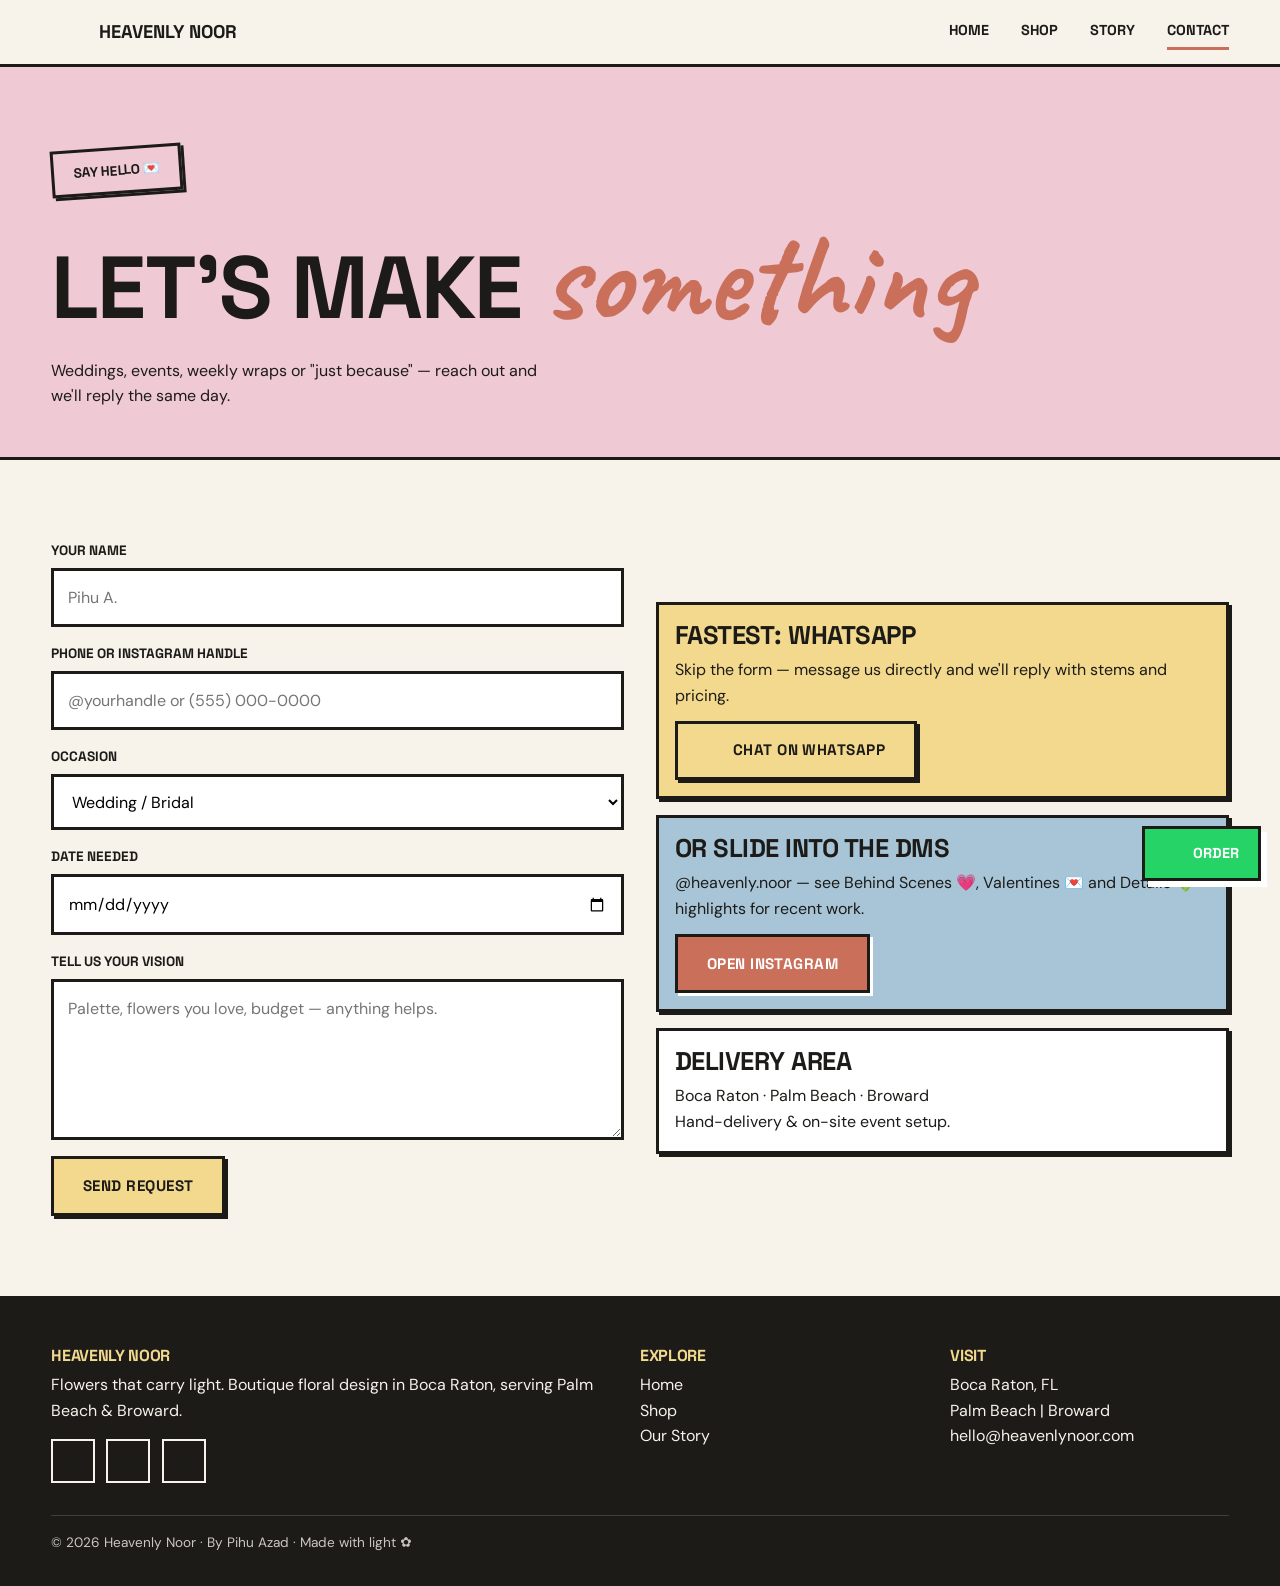
<file: contact.html>
<!DOCTYPE html>
<html lang="en">
<head>
  <meta charset="UTF-8">
  <meta name="viewport" content="width=device-width, initial-scale=1.0, viewport-fit=cover">
  <title>Contact — Heavenly Noor | Order Flowers Boca Raton</title>
  <meta name="description" content="Order flowers from Heavenly Noor — WhatsApp, Instagram DM or the contact form. Serving Boca Raton, Palm Beach & Broward.">
  <meta name="theme-color" content="#F7F2EA">
  <link rel="icon" type="image/svg+xml" href="assets/icons/logo.svg">
  <link rel="manifest" href="manifest.json">
  <meta property="og:type" content="website">
  <meta property="og:site_name" content="Heavenly Noor">
  <meta property="og:title" content="Order from Heavenly Noor">
  <meta property="og:description" content="WhatsApp, DM or form — tell us the occasion and we'll design something one-of-a-kind.">
  <meta property="og:url" content="https://heavenlynoor.com/contact.html">
  <meta property="og:image" content="https://images.unsplash.com/photo-1587556930799-8dca6fad6d41?w=1200&q=80">
  <meta name="twitter:card" content="summary_large_image">
  <link rel="preconnect" href="https://fonts.googleapis.com">
  <link rel="preconnect" href="https://fonts.gstatic.com" crossorigin>
  <link href="https://fonts.googleapis.com/css2?family=Space+Grotesk:wght@400;700&family=DM+Sans:wght@400;700&family=Caveat:wght@600&display=swap" rel="stylesheet">
  <link rel="stylesheet" href="css/styles.css">
</head>
<body>

  <header class="site-header">
    <div class="container">
      <a href="index.html" class="logo" aria-label="Heavenly Noor home">
        <svg viewBox="0 0 100 100" aria-hidden="true"><use href="assets/icons/logo.svg"></use></svg>
        <span>Heavenly&nbsp;Noor</span>
      </a>
      <nav class="nav-desktop" aria-label="Main">
        <a href="index.html">Home</a>
        <a href="shop.html">Shop</a>
        <a href="about.html">Story</a>
        <a href="contact.html">Contact</a>
      </nav>
      <button class="menu-btn" aria-expanded="false" aria-label="Toggle menu">
        <span></span><span></span><span></span>
      </button>
    </div>
  </header>

  <nav class="nav-mobile" aria-label="Mobile">
    <a href="index.html">Home</a>
    <a href="shop.html">Shop</a>
    <a href="about.html">Story</a>
    <a href="contact.html">Contact</a>
    <a href="https://www.instagram.com/heavenly.noor/" target="_blank" rel="noopener">Instagram ↗</a>
  </nav>

  <section class="page-hero">
    <div class="container">
      <span class="nb-sticker" style="background:var(--petal);">Say hello 💌</span>
      <h1 style="margin-top:1rem;">Let's make <span class="text-accent">something</span></h1>
      <p style="max-width:32rem; margin-top:0.8rem;">
        Weddings, events, weekly wraps or "just because" — reach out and
        we'll reply the same day.
      </p>
    </div>
  </section>


  <section class="section">
    <div class="container story-grid">
      <div class="reveal">
        <form id="order-form" novalidate>
          <div class="form-field">
            <label for="f-name">Your name</label>
            <input type="text" id="f-name" name="name" required placeholder="Pihu A.">
          </div>
          <div class="form-field">
            <label for="f-contact">Phone or Instagram handle</label>
            <input type="text" id="f-contact" name="contact" required placeholder="@yourhandle or (555) 000-0000">
          </div>
          <div class="form-field">
            <label for="f-occasion">Occasion</label>
            <select id="f-occasion" name="occasion">
              <option>Wedding / Bridal</option>
              <option>Event / Party</option>
              <option>Valentines 💌</option>
              <option>Weekly fresh wrap</option>
              <option>Sympathy</option>
              <option>Just because</option>
            </select>
          </div>
          <div class="form-field">
            <label for="f-date">Date needed</label>
            <input type="date" id="f-date" name="date">
          </div>
          <div class="form-field">
            <label for="f-msg">Tell us your vision</label>
            <textarea id="f-msg" name="message" rows="5" required placeholder="Palette, flowers you love, budget — anything helps."></textarea>
          </div>
          <button type="submit" class="nb-btn">Send request</button>
          <p id="form-status" style="margin-top:0.8rem; font-family:var(--font-accent); font-size:1.2rem; color:var(--moss);" hidden></p>
        </form>
      </div>
      <div class="reveal">
        <div class="info-card" style="background:var(--butter);">
          <h3>Fastest: WhatsApp</h3>
          <p>Skip the form — message us directly and we'll reply with stems and pricing.</p>
          <a href="https://wa.me/1XXXXXXXXXX?text=Hi%20Heavenly%20Noor!%20I%27d%20love%20to%20order%20flowers."
             target="_blank" rel="noopener" class="nb-btn" style="margin-top:0.8rem;">
            <svg viewBox="0 0 24 24" fill="currentColor" style="width:18px;height:18px;"><use href="assets/icons/whatsapp.svg"></use></svg>
            Chat on WhatsApp
          </a>
        </div>
        <div class="info-card" style="margin-top:var(--sp-2); background:var(--sky);">
          <h3>Or slide into the DMs</h3>
          <p>@heavenly.noor — see Behind Scenes 💗, Valentines 💌 and Details 🌷 highlights for recent work.</p>
          <a href="https://www.instagram.com/heavenly.noor/" target="_blank" rel="noopener" class="nb-btn nb-btn--clay" style="margin-top:0.8rem;">Open Instagram</a>
        </div>
        <div class="info-card" style="margin-top:var(--sp-2);">
          <h3>Delivery area</h3>
          <p>Boca Raton · Palm Beach · Broward<br>Hand-delivery & on-site event setup.</p>
        </div>
      </div>
    </div>
  </section>

  <footer class="site-footer">
    <div class="container">
      <div class="footer-grid">
        <div>
          <h4>Heavenly Noor</h4>
          <p>Flowers that carry light. Boutique floral design in Boca Raton, serving Palm Beach & Broward.</p>
          <div class="social-links">
            <a href="https://www.instagram.com/heavenly.noor/" target="_blank" rel="noopener" aria-label="Instagram">
              <svg viewBox="0 0 24 24"><use href="assets/icons/instagram.svg"></use></svg>
            </a>
            <a href="https://www.tiktok.com/@heavenly.noor" target="_blank" rel="noopener" aria-label="TikTok">
              <svg viewBox="0 0 24 24"><use href="assets/icons/tiktok.svg"></use></svg>
            </a>
            <a href="https://wa.me/1XXXXXXXXXX" target="_blank" rel="noopener" aria-label="WhatsApp">
              <svg viewBox="0 0 24 24"><use href="assets/icons/whatsapp.svg"></use></svg>
            </a>
          </div>
        </div>
        <div>
          <h4>Explore</h4>
          <p><a href="index.html">Home</a></p>
          <p><a href="shop.html">Shop</a></p>
          <p><a href="about.html">Our Story</a></p>
        </div>
        <div>
          <h4>Visit</h4>
          <p>Boca Raton, FL</p>
          <p>Palm Beach | Broward</p>
          <p><a href="mailto:hello@heavenlynoor.com">hello@heavenlynoor.com</a></p>
        </div>
      </div>
      <div class="footer-bottom">
        © 2026 Heavenly Noor · By Pihu Azad · Made with light ✿
      </div>
    </div>
  </footer>

  <a href="https://wa.me/1XXXXXXXXXX?text=Hi%20Heavenly%20Noor!%20I%27d%20love%20to%20order%20flowers."
     class="floating-cta" target="_blank" rel="noopener" aria-label="Order via WhatsApp">
    <svg viewBox="0 0 24 24" fill="currentColor"><use href="assets/icons/whatsapp.svg"></use></svg>
    <span>Order</span>
  </a>

  <script src="js/main.js"></script>
  <script>
    // Order form — prototype: builds a prefilled WhatsApp message
    (function () {
      var form = document.getElementById('order-form');
      if (!form) return;
      form.addEventListener('submit', function (e) {
        e.preventDefault();
        var status = document.getElementById('form-status');
        var name = form.name.value.trim() || 'A flower friend';
        var contact = form.contact.value.trim() || 'no contact given';
        var occasion = form.occasion.value;
        var date = form.date.value || 'flexible';
        var msg = form.message.value.trim();
        var text = 'Hi Heavenly Noor! I am ' + name + ' (' + contact + '). ' +
          'Occasion: ' + occasion + '. Date: ' + date + '. ' +
          (msg ? 'Vision: ' + msg : '');
        window.open('https://wa.me/1XXXXXXXXXX?text=' + encodeURIComponent(text), '_blank', 'noopener');
        status.hidden = false;
        status.textContent = 'Opening WhatsApp with your request prefilled — press send and we will take it from there ✿';
      });
    })();
  </script>
</body>
</html>
</file>
<file: css/styles.css>
/* ============================================================
   HEAVENLY NOOR — Flower Boutique
   Design System: Neobrutalism × Wabi-sabi
   ============================================================ */

/* ---------- Design Tokens ---------- */
:root {
  /* Neobrutalist structure */
  --bw: 3px;
  --radius: 0px;
  --shadow: 6px 6px 0 0;
  --shadow-sm: 3px 3px 0 0;
  --shadow-lg: 10px 10px 0 0;
  --grid-gap: 1.5rem;

  /* Wabi-sabi palette — "Noor" means light */
  --paper: #F7F2EA;
  --ink: #1C1B18;
  --clay: #C96F5A;
  --moss: #7A8B6F;
  --petal: #EFC9D4;
  --butter: #F2D98D;
  --sky: #A8C5D8;

  /* Typography */
  --font-display: 'Space Grotesk', 'Arial Black', system-ui, sans-serif;
  --font-body: 'DM Sans', system-ui, -apple-system, sans-serif;
  --font-accent: 'Caveat', cursive;

  /* Spacing */
  --sp-1: 0.5rem; --sp-2: 1rem; --sp-3: 2rem;
  --sp-4: 3rem; --sp-5: 5rem; --sp-6: 8rem;

  /* Motion */
  --ease-out: cubic-bezier(0.22, 1, 0.36, 1);
  --dur: 0.6s;
}

/* ---------- Reset & Base ---------- */
*, *::before, *::after { box-sizing: border-box; margin: 0; padding: 0; }

html {
  scroll-behavior: smooth;
  -webkit-text-size-adjust: 100%;
  -webkit-overflow-scrolling: touch; /* momentum in IG/TikTok/FB WebViews */
}

body {
  font-family: var(--font-body);
  background: var(--paper);
  color: var(--ink);
  line-height: 1.6;
  font-size: 1rem;
  overflow-x: hidden;
  overscroll-behavior-y: none;
}

img, video { max-width: 100%; display: block; }
a { color: inherit; text-decoration: none; }
button { font: inherit; cursor: pointer; border: none; background: none; }

::selection { background: var(--petal); color: var(--ink); }

:focus-visible { outline: 3px solid var(--clay); outline-offset: 2px; }

/* ---------- Typography ---------- */
h1, h2, h3, h4 {
  font-family: var(--font-display);
  font-weight: 700;
  line-height: 1.1;
  letter-spacing: -0.02em;
  text-transform: uppercase;
}
h1 { font-size: clamp(2.5rem, 8vw, 5.5rem); }
h2 { font-size: clamp(1.8rem, 5vw, 3.2rem); }
h3 { font-size: clamp(1.2rem, 3vw, 1.6rem); }

.text-accent {
  font-family: var(--font-accent);
  text-transform: none;
  font-size: 1.4em;
  letter-spacing: 0;
  color: var(--clay);
}

.text-outline { color: transparent; -webkit-text-stroke: 2px var(--ink); }

/* ---------- Layout ---------- */
.container { width: min(1200px, 92%); margin-inline: auto; }
.section { padding-block: var(--sp-5); }
.section-tight { padding-block: var(--sp-4); }
.grid { display: grid; gap: var(--grid-gap); }

/* ---------- Neobrutalist Components ---------- */
.nb-card {
  background: #fff;
  border: var(--bw) solid var(--ink);
  box-shadow: var(--shadow);
  transition: transform 0.25s var(--ease-out), box-shadow 0.25s var(--ease-out);
}
.nb-card:hover { transform: translate(-3px, -3px); box-shadow: var(--shadow-lg); }
.nb-card:active { transform: translate(2px, 2px); box-shadow: var(--shadow-sm); }

.nb-btn {
  display: inline-flex;
  align-items: center;
  justify-content: center;
  gap: var(--sp-1);
  padding: 0.9rem 1.8rem;
  background: var(--butter);
  color: var(--ink);
  border: var(--bw) solid var(--ink);
  box-shadow: var(--shadow-sm);
  font-family: var(--font-display);
  font-weight: 700;
  text-transform: uppercase;
  font-size: 0.95rem;
  letter-spacing: 0.03em;
  transition: transform 0.2s var(--ease-out), box-shadow 0.2s var(--ease-out);
}
.nb-btn:hover { transform: translate(-2px, -2px); box-shadow: var(--shadow); }
.nb-btn:active { transform: translate(2px, 2px); box-shadow: none; }
.nb-btn--clay { background: var(--clay); color: #fff; }
.nb-btn--petal { background: var(--petal); }
.nb-btn--moss { background: var(--moss); color: #fff; }

.nb-tag {
  display: inline-block;
  padding: 0.35rem 0.9rem;
  border: 2px solid var(--ink);
  background: #fff;
  font-family: var(--font-display);
  font-weight: 700;
  font-size: 0.8rem;
  text-transform: uppercase;
  letter-spacing: 0.05em;
}
.nb-tag--active { background: var(--ink); color: var(--paper); }

.nb-sticker {
  display: inline-block;
  padding: 0.6rem 1.2rem;
  border: var(--bw) solid var(--ink);
  box-shadow: var(--shadow-sm);
  font-family: var(--font-display);
  font-weight: 700;
  text-transform: uppercase;
  font-size: 0.85rem;
  transform: rotate(-4deg);
}

/* ---------- Header / Nav ---------- */
.site-header {
  position: sticky; top: 0; z-index: 100;
  background: var(--paper);
  border-bottom: var(--bw) solid var(--ink);
  backdrop-filter: blur(8px);
  -webkit-backdrop-filter: blur(8px);
}
.site-header .container {
  display: flex; align-items: center; justify-content: space-between;
  padding-block: 0.8rem;
}
.logo {
  display: flex; align-items: center; gap: 0.6rem;
  font-family: var(--font-display); font-weight: 700;
  font-size: 1.15rem; text-transform: uppercase;
}
.logo svg { width: 38px; height: 38px; }

.nav-desktop { display: none; gap: var(--sp-3); }
.nav-desktop a {
  font-family: var(--font-display); font-weight: 700;
  font-size: 0.9rem; text-transform: uppercase;
  padding: 0.3rem 0; border-bottom: 3px solid transparent;
  transition: border-color 0.2s;
}
.nav-desktop a:hover, .nav-desktop a[aria-current="page"] { border-bottom-color: var(--clay); }

.menu-btn {
  display: flex; flex-direction: column; gap: 5px;
  padding: 0.6rem; border: 2px solid var(--ink);
  background: #fff; box-shadow: var(--shadow-sm);
}
.menu-btn span {
  width: 22px; height: 3px; background: var(--ink);
  transition: transform 0.3s var(--ease-out), opacity 0.3s;
}
.menu-btn[aria-expanded="true"] span:nth-child(1) { transform: translateY(8px) rotate(45deg); }
.menu-btn[aria-expanded="true"] span:nth-child(2) { opacity: 0; }
.menu-btn[aria-expanded="true"] span:nth-child(3) { transform: translateY(-8px) rotate(-45deg); }

.nav-mobile {
  position: fixed; inset: 0; top: 64px; z-index: 99;
  background: var(--paper); border-top: var(--bw) solid var(--ink);
  display: flex; flex-direction: column;
  padding: var(--sp-3); gap: var(--sp-2);
  transform: translateX(100%);
  transition: transform 0.35s var(--ease-out);
}
.nav-mobile.open { transform: translateX(0); }
.nav-mobile a {
  font-family: var(--font-display); font-weight: 700;
  font-size: 1.6rem; text-transform: uppercase;
  padding: 0.8rem; border: var(--bw) solid var(--ink);
  background: #fff; box-shadow: var(--shadow-sm);
}
.nav-mobile a:nth-child(2n) { background: var(--petal); }
.nav-mobile a:nth-child(3n) { background: var(--butter); }

/* ---------- Hero ---------- */
.hero {
  position: relative;
  min-height: 92svh;
  display: flex; align-items: center;
  border-bottom: var(--bw) solid var(--ink);
  overflow: hidden;
}
.hero-media {
  position: absolute; inset: 0;
  transform: translateY(calc(var(--scroll-y, 0) * 0.25px)) scale(1.08);
  will-change: transform;
}
.hero-media img {
  width: 100%; height: 100%; object-fit: cover;
  animation: kenburns 18s ease-in-out infinite alternate;
}
@keyframes kenburns {
  from { transform: scale(1) translate(0, 0); }
  to   { transform: scale(1.12) translate(-2%, 2%); }
}
.hero-overlay {
  position: absolute; inset: 0;
  background: linear-gradient(180deg, rgba(28,27,24,0.25) 0%, rgba(28,27,24,0.55) 100%);
}
.hero-content { position: relative; z-index: 2; color: var(--paper); padding-block: var(--sp-4); }
.hero-content h1 { color: #fff; text-shadow: 4px 4px 0 rgba(28,27,24,0.9); }
.hero-content .kicker {
  display: inline-block; margin-bottom: var(--sp-2);
  padding: 0.4rem 1rem;
  background: var(--butter); color: var(--ink);
  border: var(--bw) solid var(--ink); box-shadow: var(--shadow-sm);
  font-family: var(--font-display); font-weight: 700;
  text-transform: uppercase; font-size: 0.85rem;
}
.hero-actions { display: flex; flex-wrap: wrap; gap: var(--sp-2); margin-top: var(--sp-3); }

/* ---------- Marquee ticker ---------- */
.marquee {
  border-bottom: var(--bw) solid var(--ink);
  background: var(--clay); color: #fff;
  overflow: hidden; padding-block: 0.7rem;
}
.marquee-track {
  display: flex; gap: var(--sp-3); white-space: nowrap;
  font-family: var(--font-display); font-weight: 700;
  text-transform: uppercase; font-size: 0.95rem;
  letter-spacing: 0.08em;
  animation: marquee 22s linear infinite;
  width: max-content;
}
.marquee-track span { flex-shrink: 0; }
@keyframes marquee {
  from { transform: translateX(0); }
  to   { transform: translateX(-50%); }
}

/* ---------- Scroll reveal ---------- */
.reveal {
  opacity: 0; transform: translateY(32px);
  transition: opacity var(--dur) var(--ease-out), transform var(--dur) var(--ease-out);
  transition-delay: var(--reveal-delay, 0s);
}
.reveal.visible { opacity: 1; transform: translateY(0); }

.stagger > *:nth-child(1) { --reveal-delay: 0s; }
.stagger > *:nth-child(2) { --reveal-delay: 0.08s; }
.stagger > *:nth-child(3) { --reveal-delay: 0.16s; }
.stagger > *:nth-child(4) { --reveal-delay: 0.24s; }
.stagger > *:nth-child(5) { --reveal-delay: 0.32s; }
.stagger > *:nth-child(6) { --reveal-delay: 0.4s; }

/* ---------- Section headers ---------- */
.section-head { margin-bottom: var(--sp-4); }
.section-head .eyebrow {
  display: inline-block; margin-bottom: var(--sp-1);
  padding: 0.3rem 0.9rem;
  background: var(--moss); color: #fff;
  border: 2px solid var(--ink);
  font-family: var(--font-display); font-weight: 700;
  font-size: 0.75rem; text-transform: uppercase; letter-spacing: 0.1em;
}

/* ---------- Horizontal product rail (scroll-snap) ---------- */
.rail {
  display: flex;
  gap: var(--grid-gap);
  overflow-x: auto;
  scroll-snap-type: x mandatory;
  scroll-padding-left: 4%;
  padding: 0.5rem 4% 1.5rem;
  margin-inline: -4%;
  -webkit-overflow-scrolling: touch;
  scrollbar-width: thin;
  scrollbar-color: var(--ink) var(--paper);
}
.rail::-webkit-scrollbar { height: 8px; }
.rail::-webkit-scrollbar-track { background: var(--paper); border: 2px solid var(--ink); }
.rail::-webkit-scrollbar-thumb { background: var(--ink); }
.rail > * {
  flex: 0 0 min(300px, 78vw);
  scroll-snap-align: start;
}

/* ---------- Product card ---------- */
.product-card { display: flex; flex-direction: column; }
.product-card .product-img {
  aspect-ratio: 4 / 5;
  object-fit: cover;
  width: 100%;
  border-bottom: var(--bw) solid var(--ink);
}
.product-card .product-body { padding: 1.1rem; display: flex; flex-direction: column; gap: 0.5rem; flex: 1; }
.product-card .product-tags { display: flex; flex-wrap: wrap; gap: 0.4rem; }
.product-card .price {
  font-family: var(--font-display); font-weight: 700;
  font-size: 1.15rem; margin-top: auto;
}
.product-card .price small { font-size: 0.7rem; font-weight: 400; display: block; }

/* ---------- Masonry grid ---------- */
.masonry {
  columns: 1;
  column-gap: var(--grid-gap);
}
.masonry > * {
  break-inside: avoid;
  margin-bottom: var(--grid-gap);
}
@media (min-width: 640px) { .masonry { columns: 2; } }
@media (min-width: 1024px) { .masonry { columns: 3; } }

/* ---------- Shop filters ---------- */
.filter-bar {
  position: sticky; top: 64px; z-index: 50;
  background: var(--paper);
  padding-block: 0.8rem;
  border-bottom: var(--bw) solid var(--ink);
  backdrop-filter: blur(8px);
  -webkit-backdrop-filter: blur(8px);
}
.filter-chips { display: flex; gap: 0.5rem; overflow-x: auto; -webkit-overflow-scrolling: touch; padding-bottom: 0.2rem; }
.filter-chips::-webkit-scrollbar { display: none; }

/* ---------- Story / About ---------- */
.story-grid { display: grid; gap: var(--sp-3); }
@media (min-width: 900px) { .story-grid { grid-template-columns: 1fr 1fr; align-items: center; } }
.story-img {
  border: var(--bw) solid var(--ink); box-shadow: var(--shadow);
  transform: rotate(-1.5deg);
}
.story-img img { width: 100%; aspect-ratio: 1/1; object-fit: cover; }

.timeline { position: relative; padding-left: 2rem; }
.timeline::before {
  content: ''; position: absolute; left: 8px; top: 0; bottom: 0;
  width: 3px; background: var(--ink);
}
.timeline-item { position: relative; padding-bottom: var(--sp-3); }
.timeline-item::before {
  content: ''; position: absolute; left: -2rem; top: 6px;
  width: 19px; height: 19px;
  background: var(--butter);
  border: var(--bw) solid var(--ink);
}

/* ---------- Quote block ---------- */
.quote {
  border: var(--bw) solid var(--ink);
  background: var(--petal);
  box-shadow: var(--shadow);
  padding: var(--sp-3);
  transform: rotate(0.5deg);
}
.quote p { font-family: var(--font-accent); font-size: 1.6rem; line-height: 1.35; }

/* ---------- Instagram feed section ---------- */
.ig-grid { display: grid; grid-template-columns: repeat(2, 1fr); gap: var(--grid-gap); }
@media (min-width: 700px) { .ig-grid { grid-template-columns: repeat(4, 1fr); } }
.ig-tile {
  position: relative; aspect-ratio: 1; overflow: hidden;
  border: var(--bw) solid var(--ink);
}
.ig-tile img { width: 100%; height: 100%; object-fit: cover; transition: transform 0.5s var(--ease-out); }
.ig-tile:hover img { transform: scale(1.08); }
.ig-tile .ig-handle {
  position: absolute; bottom: 0; left: 0; right: 0;
  background: rgba(28,27,24,0.85); color: #fff;
  font-family: var(--font-display); font-size: 0.75rem;
  padding: 0.4rem 0.6rem; text-transform: uppercase;
  transform: translateY(100%); transition: transform 0.3s var(--ease-out);
}
.ig-tile:hover .ig-handle { transform: translateY(0); }

/* ---------- Footer ---------- */
.site-footer {
  border-top: var(--bw) solid var(--ink);
  background: var(--ink); color: var(--paper);
  padding-block: var(--sp-4) var(--sp-3);
}
.footer-grid { display: grid; gap: var(--sp-3); }
@media (min-width: 700px) { .footer-grid { grid-template-columns: 2fr 1fr 1fr; } }
.site-footer h4 { color: var(--butter); margin-bottom: var(--sp-1); }
.site-footer a:hover { color: var(--petal); }
.social-links { display: flex; gap: 0.7rem; margin-top: var(--sp-2); }
.social-links a {
  display: inline-flex; align-items: center; justify-content: center;
  width: 44px; height: 44px;
  border: 2px solid var(--paper); color: var(--paper);
  transition: background 0.2s, color 0.2s, transform 0.2s;
}
.social-links a:hover { background: var(--butter); color: var(--ink); transform: translateY(-3px); }
.social-links svg { width: 20px; height: 20px; }
.footer-bottom {
  margin-top: var(--sp-3); padding-top: var(--sp-2);
  border-top: 1px solid rgba(247,242,234,0.2);
  font-size: 0.85rem; opacity: 0.8;
}

/* ---------- Contact / form ---------- */
.form-field { display: flex; flex-direction: column; gap: 0.4rem; margin-bottom: var(--sp-2); }
.form-field label { font-family: var(--font-display); font-weight: 700; font-size: 0.85rem; text-transform: uppercase; }
.form-field input, .form-field textarea, .form-field select {
  padding: 0.85rem; border: var(--bw) solid var(--ink);
  background: #fff; font: inherit;
}
.form-field input:focus, .form-field textarea:focus, .form-field select:focus { outline-offset: 0; }

.info-card {
  border: var(--bw) solid var(--ink); background: #fff;
  box-shadow: var(--shadow-sm); padding: var(--sp-2);
}
.info-card h3 { margin-bottom: 0.5rem; }

/* ---------- Floating WhatsApp (social-friendly) ---------- */
.floating-cta {
  position: fixed; bottom: 1.2rem; right: 1.2rem; z-index: 90;
  display: inline-flex; align-items: center; gap: 0.5rem;
  padding: 0.8rem 1.2rem;
  background: #25D366; color: #fff;
  border: var(--bw) solid var(--ink); box-shadow: var(--shadow);
  font-family: var(--font-display); font-weight: 700; font-size: 0.9rem;
  text-transform: uppercase;
}
.floating-cta svg { width: 20px; height: 20px; }

/* ---------- Page hero (inner pages) ---------- */
.page-hero {
  padding: var(--sp-5) 0 var(--sp-4);
  border-bottom: var(--bw) solid var(--ink);
  background: var(--petal);
}

/* ---------- Reduced motion ---------- */
@media (prefers-reduced-motion: reduce) {
  html { scroll-behavior: auto; }
  *, *::before, *::after {
    animation-duration: 0.01ms !important;
    animation-iteration-count: 1 !important;
    transition-duration: 0.01ms !important;
  }
  .reveal { opacity: 1; transform: none; }
}

/* ---------- Responsive nav breakpoint ---------- */
@media (min-width: 860px) {
  .nav-desktop { display: flex; }
  .menu-btn, .nav-mobile { display: none; }
}
</file>
